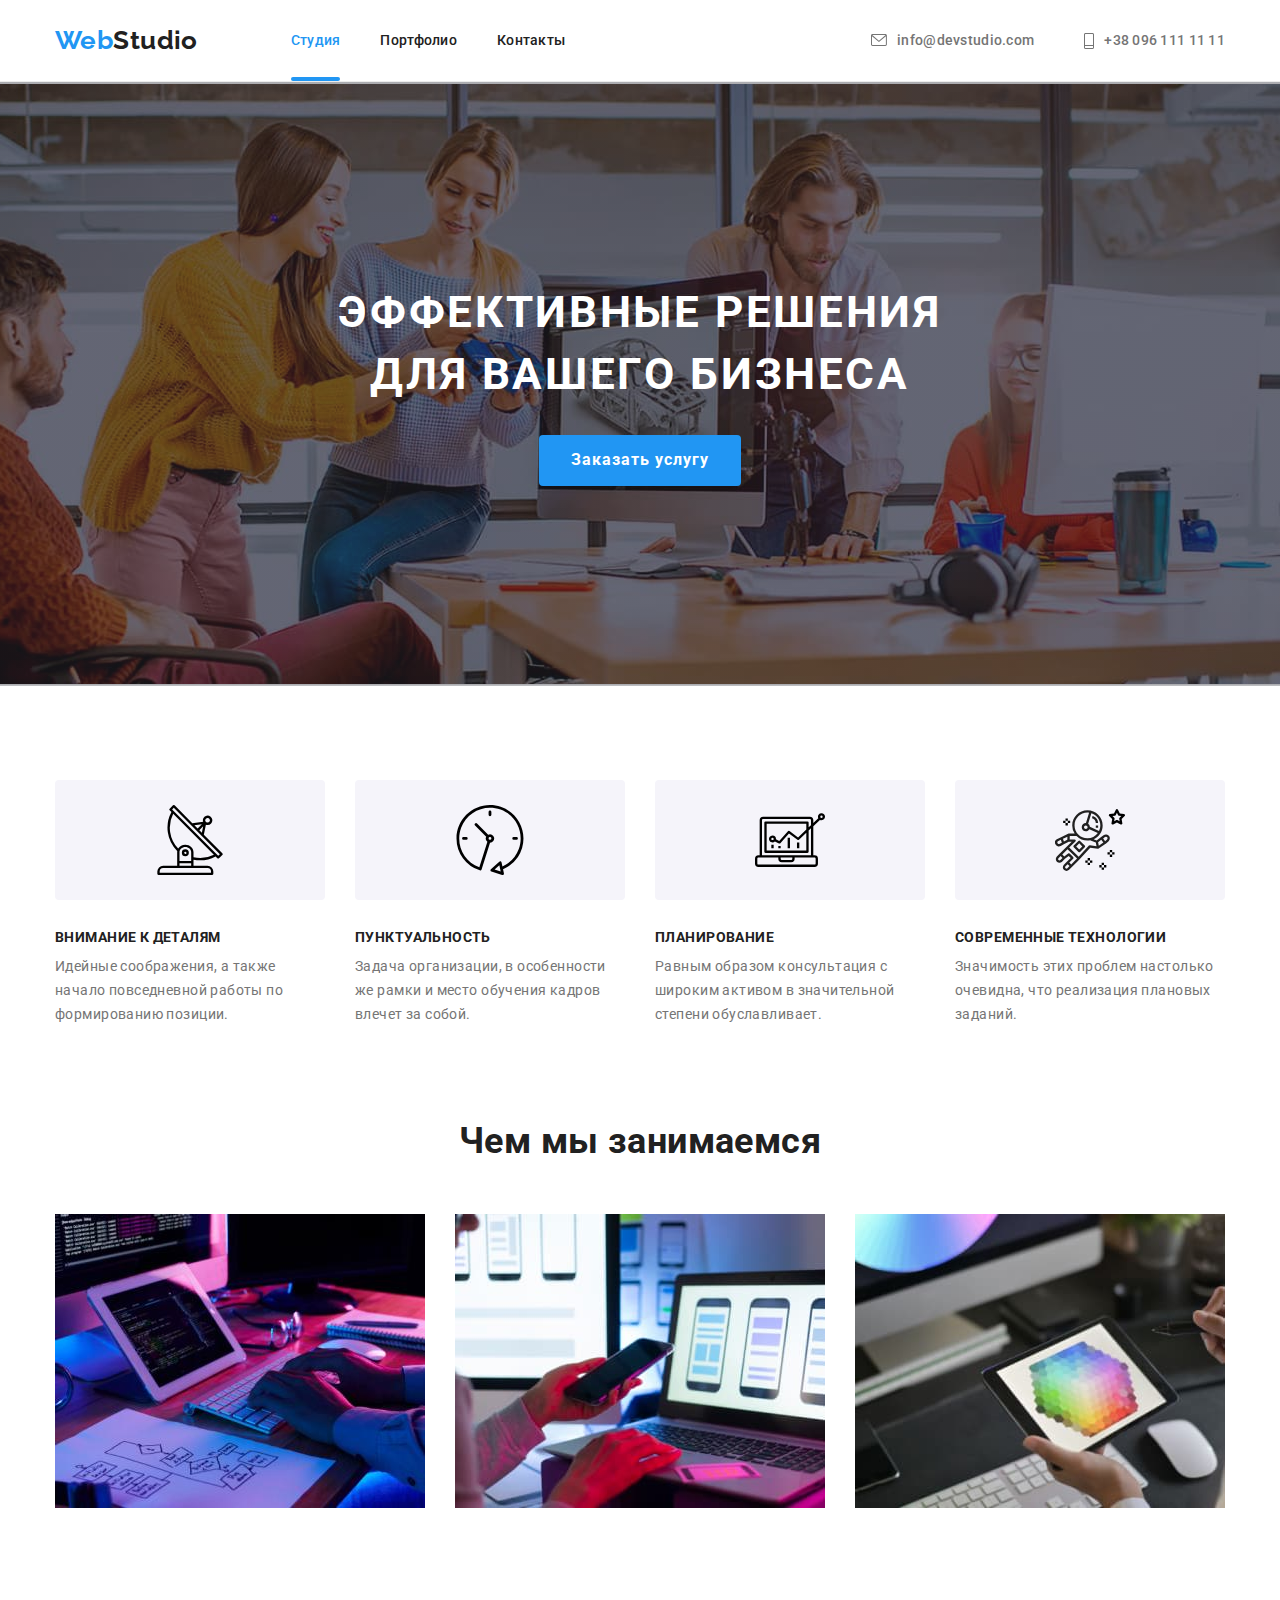
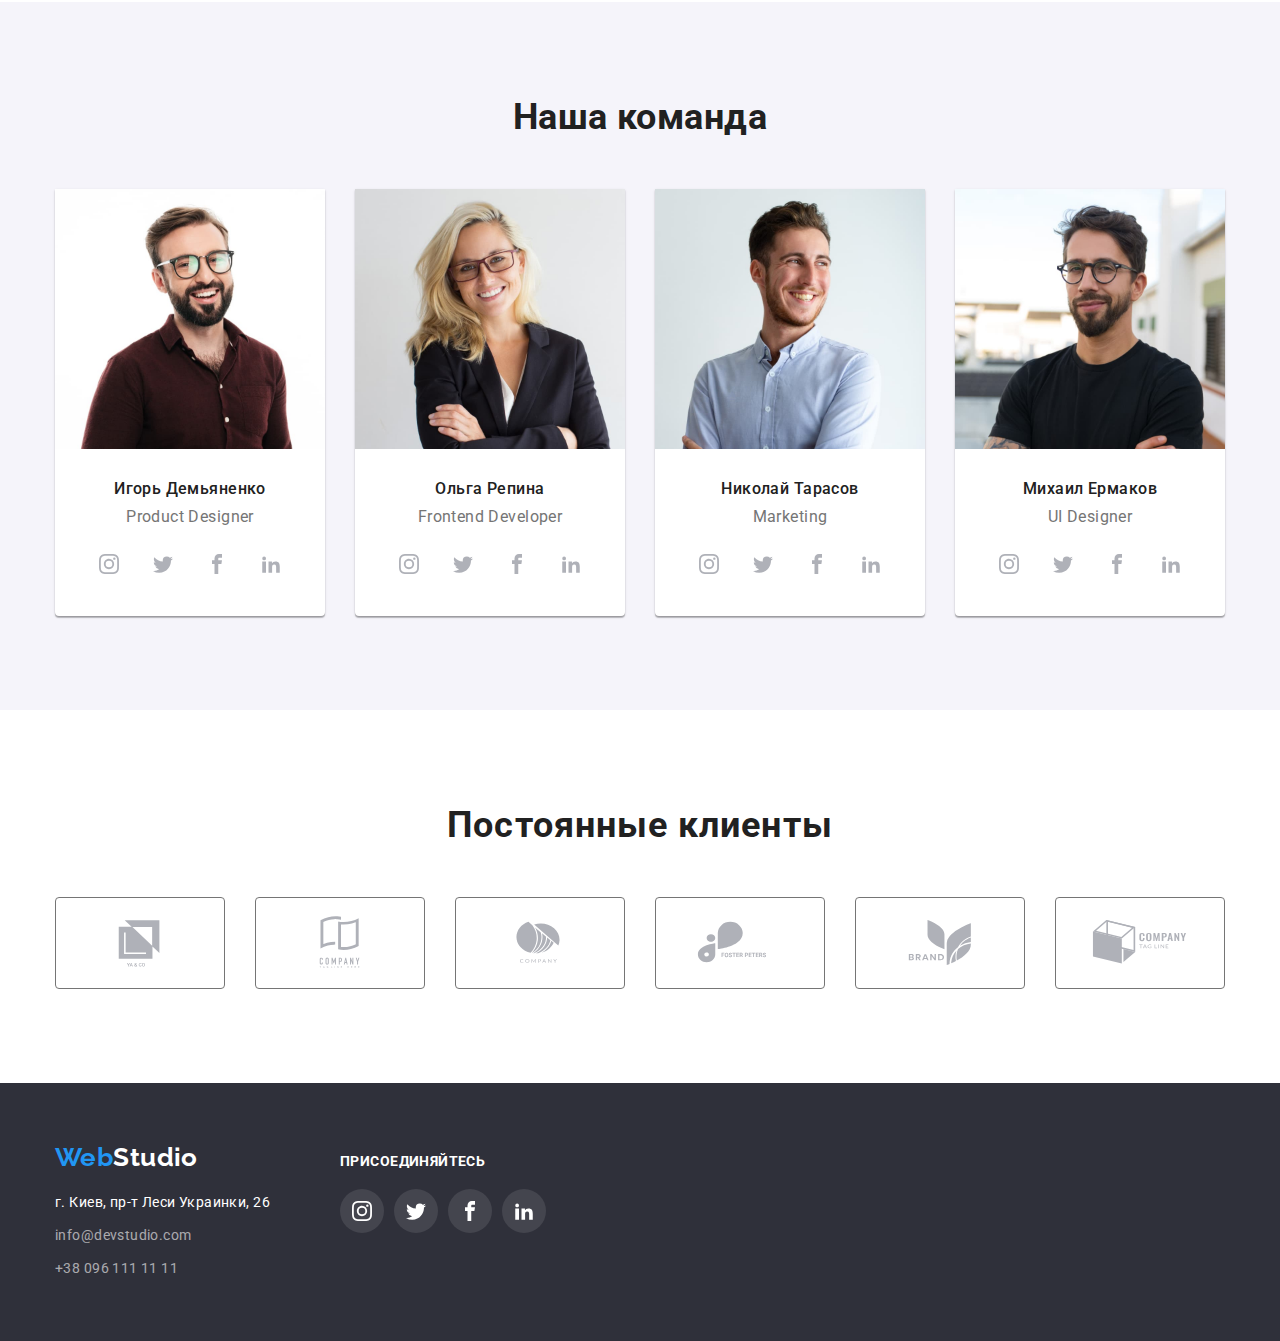
<file: index.html>
<!DOCTYPE html>
<html lang="ru">
  <head>
    <meta charset="UTF-8" />
    <meta http-equiv="X-UA-Compatible" content="IE=edge" />
    <meta name="viewport" content="width=device-width, initial-scale=1.0" />
    <link
      href="https://fonts.googleapis.com/css2?family=Raleway:wght@700&family=Roboto:wght@400;500;700;900&display=swap"
      rel="stylesheet"
    />
    <link
      rel="stylesheet"
      href="https://cdnjs.cloudflare.com/ajax/libs/modern-normalize/1.1.0/modern-normalize.min.css"
    />
    <link rel="stylesheet" href="style/styles.css" />
    <title>goit-markup-hw-01</title>
  </head>
  <body>
    <!-- Шапка -->
    <header>
      <div class="conteiner main-nav">
        <nav class="navigator">
          <a href="./index.html" class="logo"><span class="logo-accent">Web</span>Studio</a>
          <ul class="site-nav list">
            <li class="item"><a href="" class="link curent">Студия</a></li>
            <li class="item">
              <a href="./portfolio.html" class="link">Портфолио</a>
            </li>
            <li class="item"><a href="" class="link">Контакты</a></li>
          </ul>
        </nav>
        <ul class="site-contact list">
          <li class="item">
            <a href="tomail:info@devstudio.com" class="link">
              <svg class="contact-icon" width="16" height="12">
                <use href="./images/icons.svg/header.svg#icon-envelope-hover"></use>
              </svg>
              info@devstudio.com
            </a>
          </li>
          <li class="item">
            <a href="tel:+380961111111" class="link">
              <svg class="contact-icon" width="10" height="16">
                <use href="./images/icons.svg/header.svg#icon-Vector-2"></use>
              </svg>
              +38 096 111 11 11</a
            >
          </li>
        </ul>
      </div>
    </header>
    <!-- Hero -->
    <main>
      <section class="hero">
        <div class="conteiner">
          <h1 class="title">Эффективные решения<br />для вашего бизнеса</h1>
          <button type="button" class="hero-button">Заказать услугу</button>
        </div>
      </section>
      <!-- peculiarities -->
      <section class="section">
        <div class="conteiner flex-conteiner">
          <h2 class="visually-hidden">Позиция сайта</h2>
          <ul class="feature-list list">
            <li class="item">
              <div class="icon-conteiner">
                <svg class="feature-icon" width="70" height="70">
                  <use href="./images/icons.svg/sprite.svg#icon-antenna-1"></use>
                </svg>
              </div>
              <h3 class="title">Внимание к деталям</h3>
              <p class="paragraf">
                Идейные соображения, а также начало повседневной работы по формированию позиции.
              </p>
            </li>
            <li class="item">
              <div class="icon-conteiner">
                <svg class="feature-icon" width="70" height="70">
                  <use href="./images/icons.svg/sprite.svg#icon-clock-1"></use>
                </svg>
              </div>
              <h3 class="title">Пунктуальность</h3>
              <p class="paragraf">
                Задача организации, в особенности же рамки и место обучения кадров влечет за собой.
              </p>
            </li>
            <li class="item">
              <div class="icon-conteiner">
                <svg class="feature-icon" width="70" height="70">
                  <use href="./images/icons.svg/sprite.svg#icon-diagram-1"></use>
                </svg>
              </div>
              <h3 class="title">Планирование</h3>
              <p class="paragraf">
                Равным образом консультация с широким активом в значительной степени обуславливает.
              </p>
            </li>
            <li class="item">
              <div class="icon-conteiner">
                <svg class="feature-icon" width="70" height="70">
                  <use href="./images/icons.svg/sprite.svg#icon-astronaut-1"></use>
                </svg>
              </div>
              <h3 class="title">Современные технологии</h3>
              <p class="paragraf">
                Значимость этих проблем настолько очевидна, что реализация плановых заданий.
              </p>
            </li>
          </ul>
        </div>
      </section>
      <!-- About -->
      <section class="section padding">
        <div class="conteiner">
          <h2 class="about-title">Чем мы занимаемся</h2>
          <ul class="flex-about list">
            <li class="item">
              <img src="./images/img1.jpg" alt="комп" width="370" />
            </li>
            <li class="item">
              <img src="./images/img2.jpg" alt="телефон" width="370" />
            </li>
            <li class="item">
              <img src="./images/img3.jpg" alt="планшет" width="370" />
            </li>
          </ul>
        </div>
      </section>
      <!-- Team -->
      <section class="about-team section">
        <div class="conteiner">
          <h2 class="title">Наша команда</h2>
          <ul class="flex-team list">
            <li class="item">
              <img src="./images/img(4)(1).jpg" alt="парень" width="270" />
              <h3 class="name">Игорь Демьяненко</h3>
              <p class="profession">Product Designer</p>
              <ul class="flex-social-media list">
                <li class="social-item">
                  <a href="" class="social-link">
                    <svg class="social-logo" width="20" height="20">
                      <use href="./images/icons.svg/sprite.svg#icon-instagram"></use></svg></a>
                </li>
                <li class="social-item">
                  <a href="" class="social-link">
                    <svg class="social-logo" width="20" height="20">
                      <use href="./images/icons.svg/sprite.svg#icon-twitter"></use></svg></a>
                </li>
                <li class="social-item">
                  <a href="" class="social-link">
                    <svg class="social-logo" width="20" height="20">
                      <use href="./images/icons.svg/sprite.svg#icon-facebook"></use></svg></a>
                </li>
                <li class="social-item">
                  <a href="" class="social-link">
                    <svg class="social-logo" width="20" height="20">
                      <use href="./images/icons.svg/sprite.svg#icon-linkedin2"></use></svg></a>
                </li>
              </ul>
            </li>
            <li class="item">
              <img src="./images/img(5)(1).jpg" alt="девушка" width="270" />
              <h3 class="name">Ольга Репина</h3>
              <p class="profession">Frontend Developer</p>
              <ul class="flex-social-media list">
                <li class="social-item">
                  <a href="" class="social-link">
                    <svg class="social-logo" width="20" height="20">
                      <use href="./images/icons.svg/sprite.svg#icon-instagram"></use></svg></a>
                </li>
                <li class="social-item">
                  <a href="" class="social-link">
                    <svg class="social-logo" width="20" height="20">
                      <use href="./images/icons.svg/sprite.svg#icon-twitter"></use></svg></a>
                </li>
                <li class="social-item">
                  <a href="" class="social-link">
                    <svg class="social-logo" width="20" height="20">
                      <use href="./images/icons.svg/sprite.svg#icon-facebook"></use></svg></a>
                </li>
                <li class="social-item">
                  <a href="" class="social-link">
                    <svg class="social-logo" width="20" height="20">
                      <use href="./images/icons.svg/sprite.svg#icon-linkedin2"></use></svg></a>
                </li>
              </ul>
            </li>
            <li class="item">
              <img src="./images/img(6)(1).jpg" alt="парень" width="270" />
              <h3 class="name">Николай Тарасов</h3>
              <p class="profession">Marketing</p>
              <ul class="flex-social-media list">
                <li class="social-item">
                  <a href="" class="social-link">
                    <svg class="social-logo" width="20" height="20">
                      <use href="./images/icons.svg/sprite.svg#icon-instagram"></use></svg></a>
                </li>
                <li class="social-item">
                  <a href="" class="social-link">
                    <svg class="social-logo" width="20" height="20">
                      <use href="./images/icons.svg/sprite.svg#icon-twitter"></use></svg></a>
                </li>
                <li class="social-item">
                  <a href="" class="social-link">
                    <svg class="social-logo" width="20" height="20">
                      <use href="./images/icons.svg/sprite.svg#icon-facebook"></use></svg></a>
                </li>
                <li class="social-item">
                  <a href="" class="social-link">
                    <svg class="social-logo" width="20" height="20">
                      <use href="./images/icons.svg/sprite.svg#icon-linkedin2"></use></svg></a>
                </li>
              </ul>
            </li>
            <li class="item">
              <img src="./images/img(7)(1).jpg" alt="парень в очках" width="270" />
              <h3 class="name">Михаил Ермаков</h3>
              <p class="profession">UI Designer</p>
              <ul class="flex-social-media list">
                <li class="social-item">
                  <a href="" class="social-link">
                    <svg class="social-logo" width="20" height="20">
                      <use href="./images/icons.svg/sprite.svg#icon-instagram"></use></svg></a>
                </li>
                <li class="social-item">
                  <a href="" class="social-link">
                    <svg class="social-logo" width="20" height="20">
                      <use href="./images/icons.svg/sprite.svg#icon-twitter"></use></svg></a>
                </li>
                <li class="social-item">
                  <a href="" class="social-link">
                    <svg class="social-logo" width="20" height="20">
                      <use href="./images/icons.svg/sprite.svg#icon-facebook"></use></svg></a>
                </li>
                <li class="social-item">
                  <a href="" class="social-link">
                    <svg class="social-logo" width="20" height="20">
                      <use href="./images/icons.svg/sprite.svg#icon-linkedin2"></use></svg></a>
                </li>
              </ul>
            </li>
          </ul>
        </div>
      </section>
      <!-- Company -->
      <section class="section company">
        <div class="conteiner">
          <h2 class="company-title">Постоянные клиенты</h2>
          <ul class="company-item list">
            <li class="company-conteiner">
              <a href="" class="company-link">
                <svg class="icon-company" width="106" height="60">
                  <use href="./images/icons.svg/sprite.svg#icon-Logo"></use>
                </svg>
              </a>
            </li>
            <li class="company-conteiner">
              <a href="" class="company-link">
                <svg class="icon-company" width="106" height="60">
                  <use href="./images/icons.svg/sprite.svg#icon-Logo-1"></use>
                </svg>
              </a>
            </li>
            <li class="company-conteiner">
              <a href="" class="company-link">
                <svg class="icon-company" width="106" height="60">
                  <use href="./images/icons.svg/sprite.svg#icon-Logo-2"></use>
                </svg>
              </a>
            </li>
            <li class="company-conteiner">
              <a href="" class="company-link">
                <svg class="icon-company" width="106" height="60">
                  <use href="./images/icons.svg/sprite.svg#icon-Logo-3"></use>
                </svg>
              </a>
            </li>
            <li class="company-conteiner">
              <a href="" class="company-link">
                <svg class="icon-company" width="106" height="60">
                  <use href="./images/icons.svg/sprite.svg#icon-Logo-4"></use>
                </svg>
              </a>
            </li>
            <li class="company-conteiner">
              <a href="" class="company-link">
                <svg class="icon-company" width="106" height="60">
                  <use href="./images/icons.svg/sprite.svg#icon-Logo-6"></use>
                </svg>
              </a>
            </li>
          </ul>
        </div>
      </section>
    </main>
    <footer class="footer">
      <div class="conteiner contact-menu">
        <div>
          <a href="./index.html" class="footer-logo"
            ><span class="logo-accent">Web</span><span class="footer-logo-accent">Studio</span></a
          >
          <address>
            <ul class="contact-footer list">
              <li class="item">
                <a href="https://goo.gl/maps/BdsSgtMAJnZPHCbD8" target="_blank" class="address">
                  г. Киев, пр-т Леси Украинки, 26
                </a>
              </li>
              <li class="item">
                <a href="tomail:info@devstudio.com" class="link">info@devstudio.com</a>
              </li>
              <li class="item">
                <a href="tel:+380961111111" class="link">+38 096 111 11 11</a>
              </li>
            </ul>
          </address>
        </div>
        <div class="connect">
          <h3 class="footer-social">присоединяйтесь</h3>
          <ul class="footer-list list">
            <li class="footer-social-item">
              <a href="" class="footer-social-link">
                <svg class="footer-social-logo" width="20" height="20">
                  <use href="./images/icons.svg/sprite.svg#icon-instagram"></use></svg></a>
            </li>
            <li class="footer-social-item">
              <a href="" class="footer-social-link">
                <svg class="footer-social-logo" width="20" height="20">
                  <use href="./images/icons.svg/sprite.svg#icon-twitter"></use></svg></a>
            </li>
            <li class="footer-social-item">
              <a href="" class="footer-social-link">
                <svg class="footer-social-logo" width="20" height="20">
                  <use href="./images/icons.svg/sprite.svg#icon-facebook"></use></svg></a>
            </li>
            <li class="footer-social-item">
              <a href="" class="footer-social-link">
                <svg class="footer-social-logo" width="20" height="20">
                  <use href="./images/icons.svg/sprite.svg#icon-linkedin2"></use></svg></a>
            </li>
          </ul>
        </div>
      </div>
    </footer>
  </body>
</html>
</file>
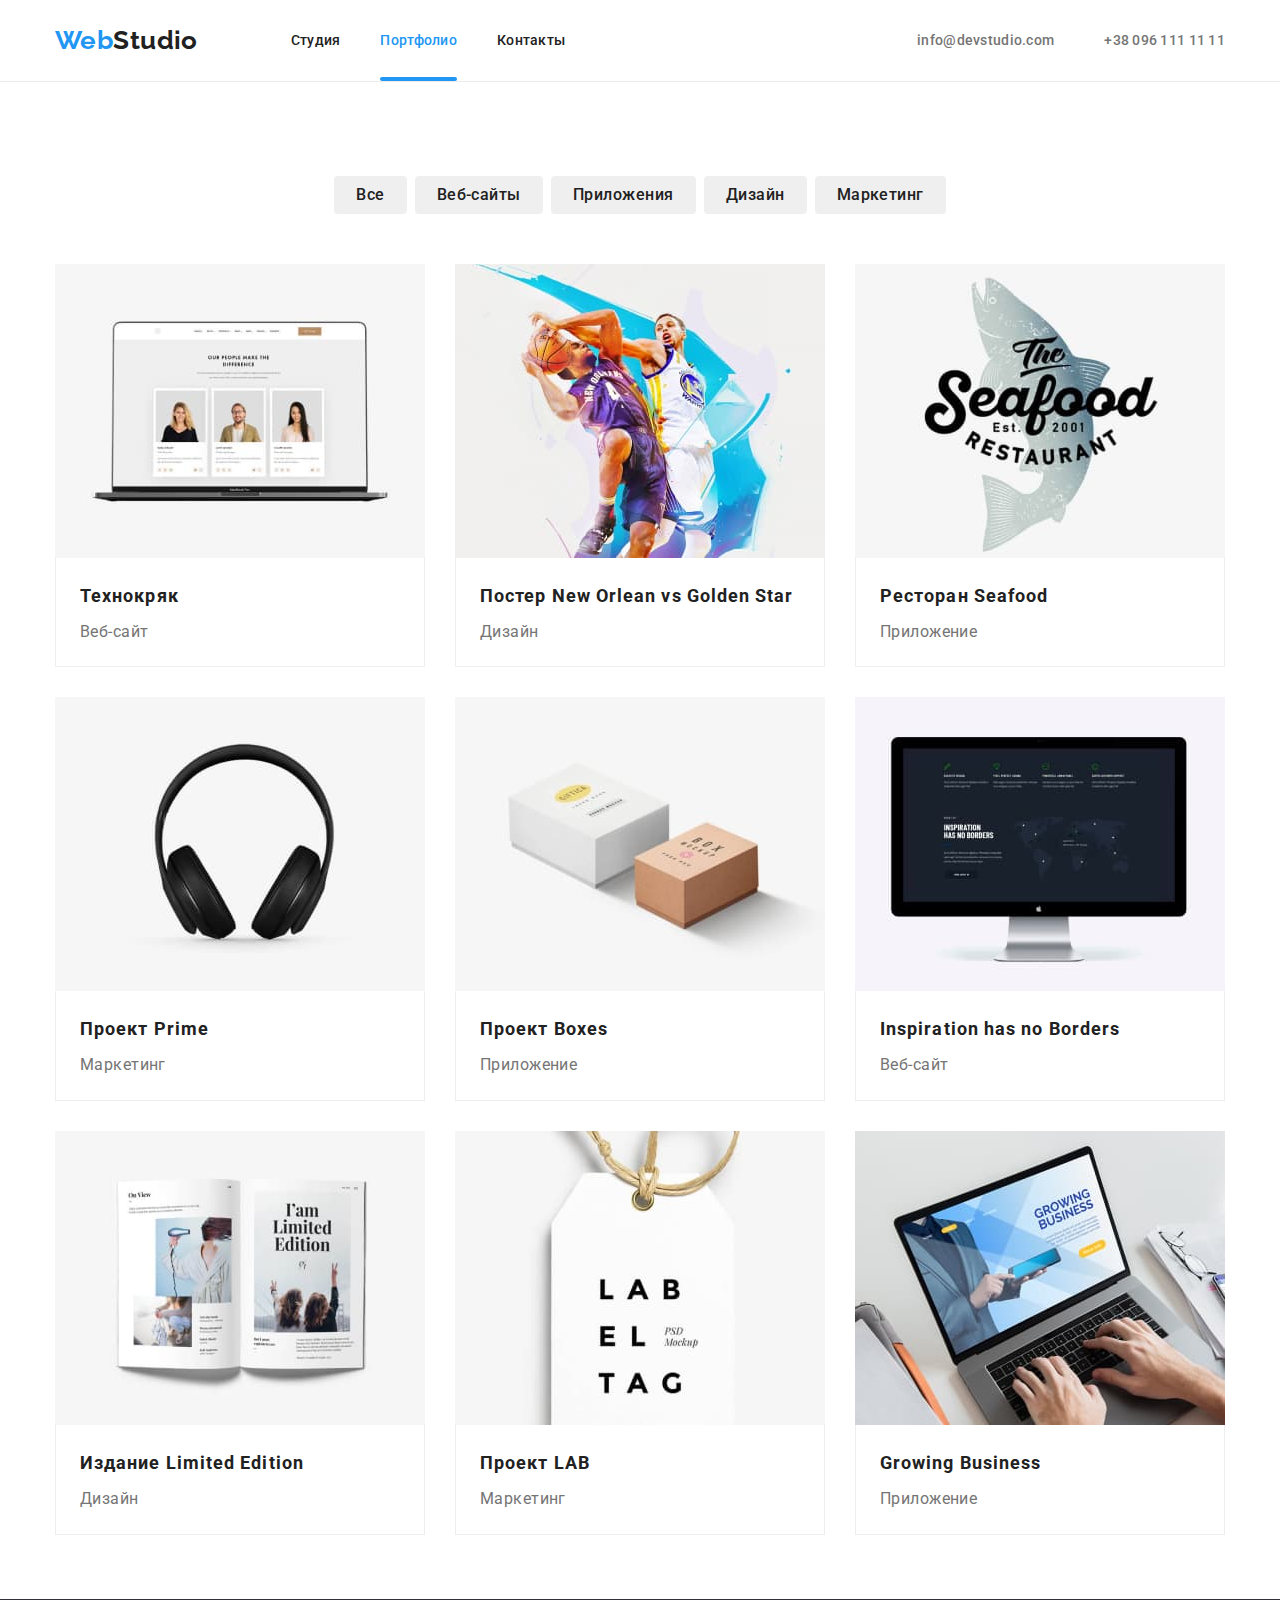
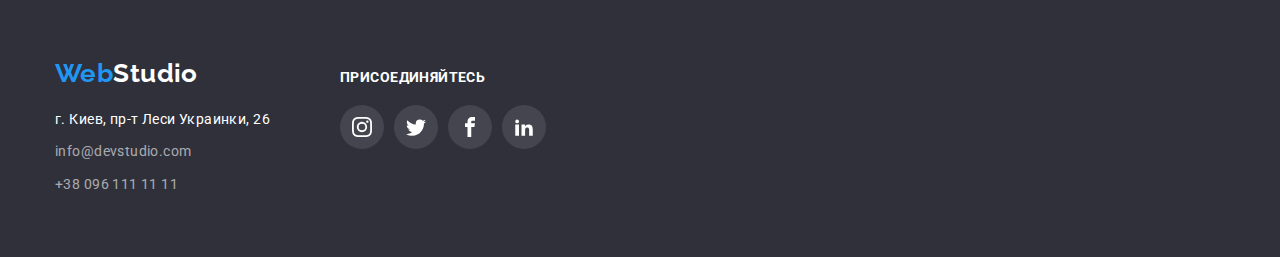
<file: portfolio.html>
<!DOCTYPE html>
<html lang="ru">
  <head>
    <meta charset="UTF-8" />
    <meta http-equiv="X-UA-Compatible" content="IE=edge" />
    <meta name="viewport" content="width=device-width, initial-scale=1.0" />
    <link
      href="https://fonts.googleapis.com/css2?family=Raleway:wght@700&family=Roboto:wght@400;500;700;900&display=swap"
      rel="stylesheet"
    />
    <link
      rel="stylesheet"
      href="https://cdnjs.cloudflare.com/ajax/libs/modern-normalize/1.1.0/modern-normalize.min.css"
    />
    <link rel="stylesheet" href="style/styles.css" />
    <title>goit-markup-hw-01</title>
  </head>
  <body>
    <!-- Шапка -->
    <header>
      <div class="conteiner main-nav">
        <nav class="navigator">
          <a href="./index.html" class="logo"
            ><span class="logo-accent">Web</span>Studio</a
          >
          <ul class="site-nav list">
            <li class="item"><a href="./index.html" class="link">Студия</a></li>
            <li class="item">
              <a href="./portfolio.html" class="link curent">Портфолио</a>
            </li>
            <li class="item"><a href="" class="link">Контакты</a></li>
          </ul>
        </nav>
        <ul class="site-contact list">
          <li class="item">
            <a href="tomail:info@devstudio.com" class="link"
              >info@devstudio.com</a
            >
          </li>
          <li class="item">
            <a href="tel:+380961111111" class="link">+38 096 111 11 11</a>
          </li>
        </ul>
      </div>
    </header>
    <!-- Портфолио -->
    <main>
      <section class="section">
        <div class="conteiner">
          <h1 class="visually-hidden">Портфолио</h1>
          <ul class="flex-buttons list">
            <li class="item">
              <button type="button" class="buttons">Все</button>
            </li>
            <li class="item">
              <button type="button" class="buttons">Веб-сайты</button>
            </li>
            <li class="item">
              <button type="button" class="buttons">Приложения</button>
            </li>
            <li class="item">
              <button type="button" class="buttons">Дизайн</button>
            </li>
            <li class="item">
              <button type="button" class="buttons">Маркетинг</button>
            </li>
          </ul>

          <ul class="list-projects list">
            <li class="item">
              <a href=""
                class="project-link"><img src="./images/2.1.jpg" alt="Технокряк" width="370" />
                <div class="project-title"><h2 class="project">Технокряк</h2>
                <p class="diction">Веб-сайт</p>
              </div></a>
            </li>
            <li class="item">
              <a href=""
                class="project-link"><img
                  src="./images/2.2.jpg"
                  alt="Постер New Orlean vs Golden Star"
                  width="370"
                />
                <div class="project-title"><h2 class="project">Постер New Orlean vs Golden Star</h2>
                <p class="diction">Дизайн</p></div>
                </a>
            </li>
            <li class="item">
              <a href=""
                class="project-link"><img
                  src="./images/2.3.jpg"
                  alt="Ресторан Seafood"
                  width="370"
                />
                <div class="project-title"><h2 class="project">Ресторан Seafood</h2>
                <p class="diction">Приложение</p></div>
                </a>  
            </li>
            <li class="item">
              <a href=""
                class="project-link"><img src="./images/2.4.jpg" alt="Проект Prime" width="370" />
                <div class="project-title"><h2 class="project">Проект Prime</h2>
                <p class="diction">Маркетинг</p></div>
                </a>
            </li>
            <li class="item">
              <a href=""
                class="project-link"><img src="./images/2.5.jpg" alt="Проект Boxes" width="370" />
                <div class="project-title"><h2 class="project">Проект Boxes</h2>
                <p class="diction">Приложение</p></div>
                </a>
            </li>
            <li class="item">
              <a href=""
                class="project-link"><img
                  src="./images/2.6.jpg"
                  alt="Inspiration has no Borders"
                  width="370"
                />
                <div class="project-title"><h2 class="project">Inspiration has no Borders</h2>
                <p class="diction">Веб-сайт</p></div>
                </a>
            </li>
            <li class="item">
              <a href=""
                class="project-link"><img
                  src="./images/2.7.jpg"
                  alt="Издание Limited Edition"
                  width="370"
                />
                <div class="project-title"><h2 class="project">Издание Limited Edition</h2>
                <p class="diction">Дизайн</p></div>
                </a>
            </li>
            <li class="item">
              <a href=""
                class="project-link"><img src="./images/2.8.jpg" alt="Проект LAB" width="370" />
                <div class="project-title">
                <h2 class="project">Проект LAB</h2>
                <p class="diction">Маркетинг</p></div>
                </a>
            </li>
            <li class="item">
              <a href=""
                class="project-link"><img
                  src="./images/2.9.jpg"
                  alt="Growing Business"
                  width="370"
                />
                <div class="project-title">
                <h2 class="project">Growing Business</h2>
                <p class="diction">Приложение</p></div>
                </a>
            </li>
          </ul>
        </div>
      </section>
    </main>
    <footer class="footer">
      <div class="conteiner contact-menu">
        <div>
          <a href="./index.html" class="footer-logo"
            ><span class="logo-accent">Web</span><span class="footer-logo-accent">Studio</span></a
          >
          <address>
            <ul class="contact-footer list">
              <li class="item">
                <a href="https://goo.gl/maps/BdsSgtMAJnZPHCbD8" target="_blank" class="address">
                  г. Киев, пр-т Леси Украинки, 26
                </a>
              </li>
              <li class="item">
                <a href="tomail:info@devstudio.com" class="link">info@devstudio.com</a>
              </li>
              <li class="item">
                <a href="tel:+380961111111" class="link">+38 096 111 11 11</a>
              </li>
            </ul>
          </address>
        </div>
        <div class="connect">
          <h3 class="footer-social">присоединяйтесь</h3>
          <ul class="footer-list list">
            <li class="footer-social-item">
              <a href="" class="footer-social-link">
                <svg class="footer-social-logo" width="20" height="20">
                  <use href="./images/icons.svg/sprite.svg#icon-instagram"></use></svg></a>
            </li>
            <li class="footer-social-item">
              <a href="" class="footer-social-link">
                <svg class="footer-social-logo" width="20" height="20">
                  <use href="./images/icons.svg/sprite.svg#icon-twitter"></use></svg></a>
            </li>
            <li class="footer-social-item">
              <a href="" class="footer-social-link">
                <svg class="footer-social-logo" width="20" height="20">
                  <use href="./images/icons.svg/sprite.svg#icon-facebook"></use></svg></a>
            </li>
            <li></li>
            <li class="footer-social-item">
              <a href="" class="footer-social-link">
                <svg class="footer-social-logo" width="20" height="20">
                  <use href="./images/icons.svg/sprite.svg#icon-linkedin2"></use></svg></a>
            </li>
          </ul>
        </div>
      </div>
    </footer>
  </body>
</html>
</file>
<file: style/styles.css>
:root {
  --primary-text-color: #757575;
  --accent-color: #2196f3;
  --text-title-color: #212121;
  --text-bottons-color: white;
}

.visually-hidden {
  display: none;
}
body {
  background-color: white;
  color: var(--primary-text-color);
  font-family: 'Roboto', sans-serif;
  font-size: 14px;
  letter-spacing: 0.03em;
}

h1,
h2,
h3,
h4,
h5,
h6,
p {
  padding: 0;
  margin: 0;
}
.list {
  list-style: none;
  padding: 0;
  margin: 0;
}

.conteiner {
  width: 1200px;
  padding-left: 15px;
  padding-right: 15px;
  margin-left: auto;
  margin-right: auto;
}

.section {
  padding-top: 94px;
  padding-bottom: 94px;
}

img {
  display: block;
}

/* Logo */
header {
  border-bottom: 1px solid #ececec;
}
.main-nav {
  display: flex;
  align-items: center;
}

.logo {
  padding-top: 25px;
  padding-bottom: 25px;
  margin-left: auto;

  color: var(--text-title-color);
  font-family: Raleway;
  font-style: normal;
  font-weight: 700;
  font-size: 26px;
  line-height: 31px;
  text-decoration: none;
}
.logo-accent {
  color: var(--accent-color);
}

.navigator {
  display: flex;
  align-items: center;
}

.link.curent {
  display: flex;
  position: relative;
}

.curent::after {
  position: absolute;
  content: '';
  bottom: -1px;
  width: 100%;
  height: 4px;
  border-radius: 2px;
  background-color: var(--accent-color);
}

/* Site-nav */
.site-nav {
  display: flex;
  margin-left: 93px;
  align-items: center;
}

.site-nav .link {
  padding-top: 32px;
  padding-bottom: 32px;
  color: var(--text-title-color);
  font-weight: 500;
  font-size: 14px;
  line-height: 1.1;
  letter-spacing: 0.02em;
  text-decoration: none;
  align-items: center;
}
.site-nav .item:not(:last-child) {
  margin-right: 40px;
}

.site-nav .link:hover,
.site-nav .link:focus,
.contact-footer .link:hover,
.contact-footer .link:focus {
  color: var(--accent-color);
}
.site-nav .link.curent {
  color: var(--accent-color);
}
.site-contact {
  display: flex;
  margin-left: auto;
  align-items: center;
}
.site-contact .item + .item {
  margin-left: 50px;
}

.site-contact .link {
  display: flex;
  align-items: center;
  padding-top: 32px;
  padding-bottom: 32px;

  color: var(--primary-text-color);
  font-weight: 500;
  font-size: 14px;
  line-height: 1.1;
  letter-spacing: 0.02em;
  text-decoration: none;
}

.site-contact .link:hover,
.site-contact .link:focus,
.logo-mail {
  color: var(--accent-color);
}

.contact-icon {
  align-items: center;
  margin-right: 10px;
  fill: currentColor;
}

/* страничка index.html */
/* Hero */

.hero-button {
  padding: 10px 32px;
  font-weight: 700;
  font-size: 16px;
  line-height: 1.9;
  display: block;
  letter-spacing: 0.06em;
  color: var(--text-bottons-color);
  background-color: var(--accent-color);
  display: inline-block;
  box-shadow: 0px 4px 4px rgba(0, 0, 0, 0.15);
  border-radius: 4px;
  border: none;
}

.hero-button:hover,
.hero-button:focus {
  color: var(--text-title-color);
  background-color: var(--text-bottons-color);
}

.hero {
  text-align: center;
  max-width: 1600px;
  height: 480;
  margin-left: auto;
  margin-right: auto;
  background-image: linear-gradient(to top, rgba(47, 48, 58, 0.4), rgba(47, 48, 58, 0.4)),
    url(../images/Hero.jpg);
  background-repeat: no-repeat;
  background-position: center;
  padding-top: 200px;
  padding-bottom: 200px;
}

.hero .title {
  font-size: 44px;
  line-height: 1.4;
  letter-spacing: 0.06em;
  text-transform: uppercase;
  color: var(--text-bottons-color);
  margin-top: 0;
  margin-bottom: 30px;
}

/* peculiarities */

.icon-conteiner {
  background: #f5f4fa;
  border-radius: 4px;
  width: 270px;
  height: 120px;
  margin-bottom: 30px;
  display: flex;
  align-items: center;
  justify-content: center;
}

.feature-icon {
  align-items: center;
}

.feature-list {
  display: flex;
  flex-direction: row;
}

.feature-list .title {
  margin-top: 0;
  margin-bottom: 10px;
  color: var(--text-title-color);
  font-weight: 700;
  font-size: 14px;
  line-height: 1.1;
  letter-spacing: 0.03em;
  text-transform: uppercase;
}

.feature-list .paragraf {
  width: 270px;
  font-size: 14px;
  line-height: 1.7;
  margin-top: 0;
  margin-bottom: 0;
}

.feature-list .item:not(:last-child) {
  margin-right: 30px;
}

/* About */
.padding {
  padding-top: 0;
}

.flex-about {
  display: flex;
  flex-direction: row;
  align-items: center;
}

.flex-about .item:not(:last-child) {
  margin-right: 30px;
}

.about-title {
  color: var(--text-title-color);
  margin-bottom: 50px;
  font-weight: 700;
  font-size: 36px;
  line-height: 1.2;
  text-align: center;
}
/* About team */

.about-team {
  background: #f5f4fa;
}

.flex-team {
  display: flex;
  flex-direction: row;
}

.flex-team .item {
  background-color: var(--text-bottons-color);
  box-shadow: 0px 1px 3px rgba(0, 0, 0, 0.12), 0px 1px 1px rgba(0, 0, 0, 0.14),
    0px 2px 1px rgba(0, 0, 0, 0.2);
  border-radius: 0px 0px 4px 4px;
}
.flex-team .item:not(:last-child) {
  margin-right: 30px;
}

.about-team .title {
  color: var(--text-title-color);
  margin-top: 0;
  margin-bottom: 50px;
  font-weight: 700;
  font-size: 36px;
  line-height: 1.2;
  text-align: center;
}
.about-team .name {
  color: var(--text-title-color);
  margin-top: 30px;
  margin-bottom: 10px;
  font-weight: 500;
  font-size: 16px;
  line-height: 1.2;
  text-align: center;
}

.about-team .profession {
  color: var(--primary-text-color);
  margin-top: 0;
  margin-bottom: 16px;
  font-size: 16px;
  line-height: 1.1;
  text-align: center;
}

.flex-social-media {
  display: flex;
  margin-bottom: 30px;
  justify-content: center;
}

.social-item:not(:last-child) {
  margin-right: 10px;
}

.social-link {
  width: 44px;
  height: 44px;
  display: flex;
  justify-content: center;
  align-items: center;
  color: #afb1b8;
}

.social-link:hover,
.social-link:focus {
  color: var(--text-bottons-color);
  background-color: var(--accent-color);
  border-radius: 50%;
}

.social-logo {
  fill: currentColor;
}

/* Compay */

.company-title {
  margin-bottom: 50px;
  font-family: 'Roboto';
  font-style: normal;
  font-weight: 700;
  font-size: 36px;
  line-height: 1.2;
  text-align: center;
  letter-spacing: 0.03em;
  color: var(--text-title-color);
}

.company-item {
  display: flex;
}

.company-conteiner {
  margin-right: 30px;
}

.company-link {
  display: flex;
  justify-content: center;
  align-items: center;
  color: #afb1b8;
  border: 1px solid var(--primary-text-color);
  border-radius: 4px;
  width: 170px;
  height: 92px;
}

.company-link:hover,
.company-link:focus {
  color: var(--accent-color);
  border: 1px solid var(--accent-color);
}

.icon-company {
  fill: currentColor;
}

.company-conteiner:last-child {
  margin-right: 0;
}

/* footer */

.footer {
  background-color: #2f303a;
  padding-top: 60px;
  padding-bottom: 60px;
}

.contact-menu {
  display: flex;
  align-items: baseline;
}

.footer-logo {
  display: block;
  margin-bottom: 20px;
  color: var(--text-title-color);
  font-family: Raleway;
  font-style: normal;
  font-weight: 700;
  font-size: 26px;
  line-height: 1.1;
  text-decoration: none;
}
.footer-logo-accent {
  color: var(--text-bottons-color);
}

.contact-footer .link {
  font-size: 14px;
  line-height: 1.7;
  color: rgba(255, 255, 255, 0.6);
  text-decoration: none;
  font-style: normal;
}

.contact-footer .item {
  margin-bottom: 9px;
}

.contact-footer .item:last-child {
  margin-bottom: 0px;
}

.address {
  font-style: normal;
  text-decoration: none;
  font-size: 14px;
  line-height: 1.7;
  color: var(--text-bottons-color);
}

.footer-social {
  font-family: 'Roboto';
  font-weight: 700;
  font-size: 14px;
  line-height: 16px;
  letter-spacing: 0.03em;
  color: var(--text-bottons-color);
  text-transform: uppercase;
}

.connect {
  margin-left: 70px;
}

.footer-list {
  display: flex;
  margin-top: 20px;
}

.footer-social-item:not(:last-child) {
  margin-right: 10px;
}

.footer-social-link {
  width: 44px;
  height: 44px;
  display: flex;
  justify-content: center;
  align-items: center;
  color: var(--primary-text-color);
  border-radius: 50%;
  background: rgba(255, 255, 255, 0.1);
}

.footer-social-link:hover,
.footer-social-link:focus {
  background-color: var(--accent-color);
}

.footer-social-logo {
  fill: var(--text-bottons-color);
}
/* portfolio.html */

.flex-buttons {
  display: flex;
  justify-content: center;
  margin-top: 0;
  margin-bottom: 50px;
}
.flex-buttons .item {
  margin-right: 8px;
}

.flex-buttons .item:last-child {
  margin-right: 0;
}
.buttons {
  padding: 6px 22px;
  font-weight: 500;
  font-size: 16px;
  line-height: 1.6;
  text-align: center;
  letter-spacing: 0.03em;
  color: var(--text-title-color);
  cursor: pointer;
  border: transparent;
  border-radius: 4px;
}

.buttons:hover,
.buttons:focus {
  color: var(--text-bottons-color);
  background-color: var(--accent-color);
  box-shadow: 0px 3px 1px rgba(0, 0, 0, 0.1), 0px 1px 2px rgba(0, 0, 0, 0.08),
    0px 2px 2px rgba(0, 0, 0, 0.12);
}

.list-projects {
  display: flex;
  flex-wrap: wrap;
  margin-right: -30px;
  margin-bottom: -30px;
}

.list-projects .item {
  flex-basis: calc(100% / 3 - 30px);
  margin-right: 30px;
  margin-bottom: 30px;
}

.list-projects .item:nth-child(3n + 3) {
  margin-right: 0;
}

.list-projects .item:nth-last-child(-n + 3) {
  margin-bottom: 0;
}

.project-title {
  border-left: 1px solid #eeeeee;
  border-right: 1px solid #eeeeee;
  border-bottom: 1px solid #eeeeee;
  padding: 20px 24px;
  width: 370px;
}

.list-projects .project {
  color: var(--text-title-color);
  font-weight: 700;
  font-size: 18px;
  line-height: 2;
  letter-spacing: 0.06em;
  text-decoration: none;
}

.list-projects .diction {
  color: var(--primary-text-color);
  margin-top: 4px;
  font-size: 16px;
  line-height: 1.8;
}

.list-projects a {
  text-decoration: none;
}

.project-link {
  display: block;
}

.project-link:hover,
.project-link:focus {
  box-shadow: 0px 1px 1px rgba(0, 0, 0, 0.12), 0px 4px 4px rgba(0, 0, 0, 0.06),
    1px 4px 6px rgba(0, 0, 0, 0.16);
}
</file>
